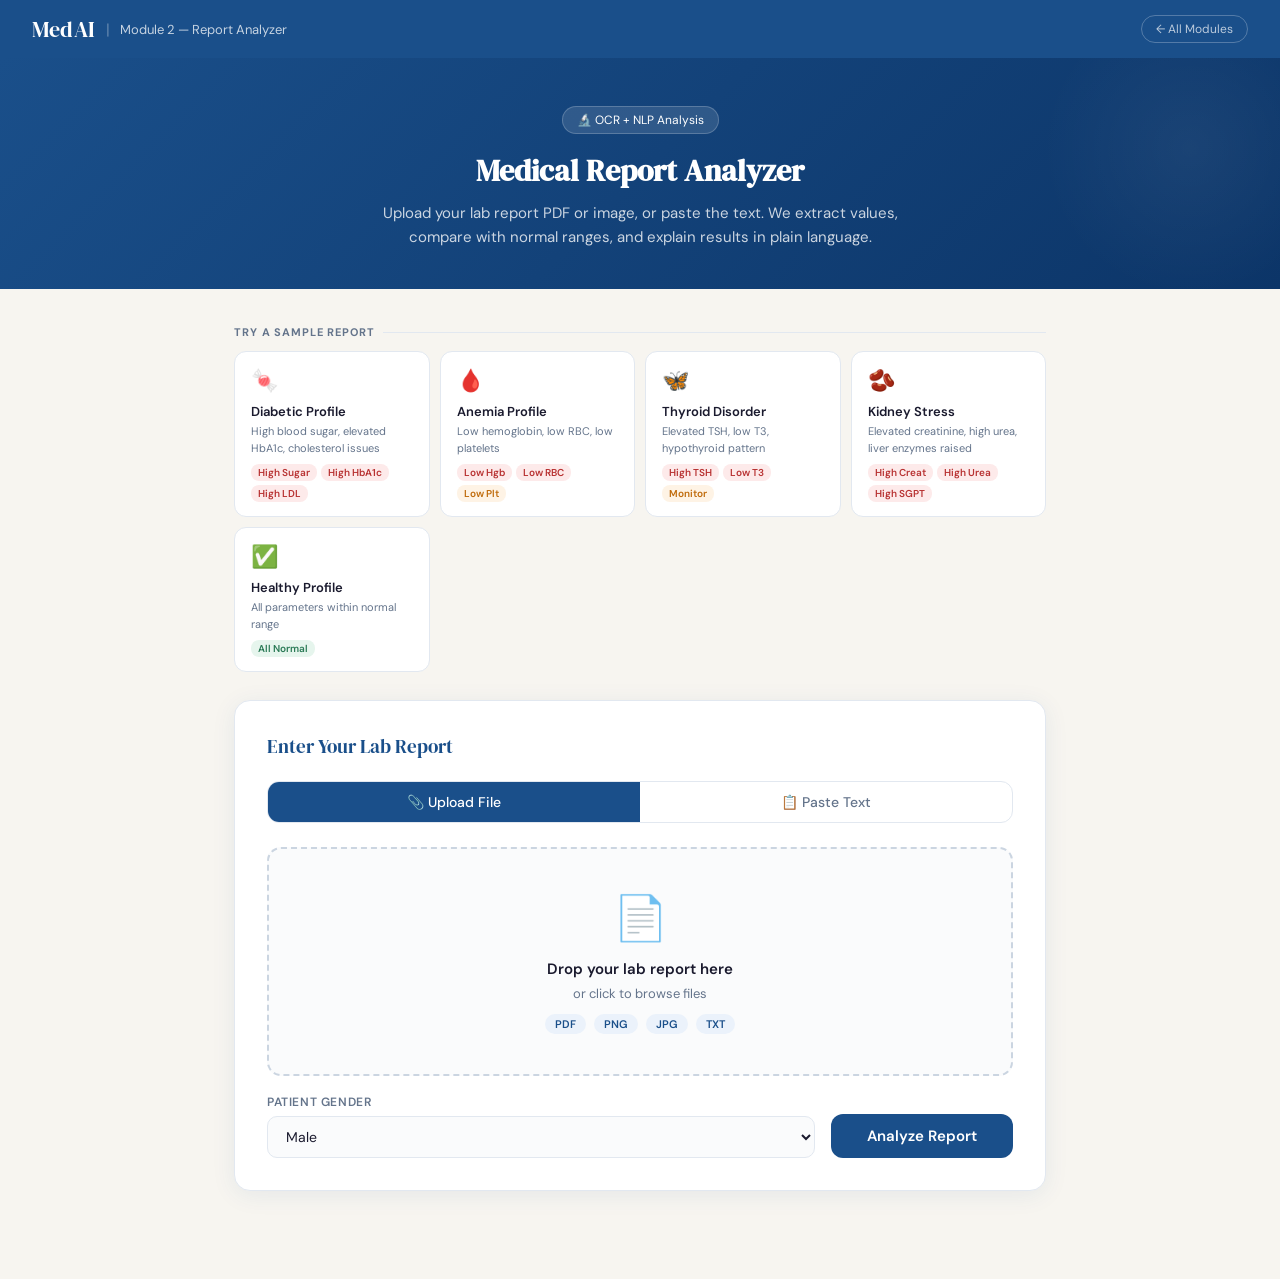
<file: medai_service/templates/report.html>
<!DOCTYPE html>
<html lang="en">
<head>
<meta charset="UTF-8">
<meta name="viewport" content="width=device-width, initial-scale=1.0">
<title>MedAI — Report Analyzer</title>
<link href="https://fonts.googleapis.com/css2?family=DM+Serif+Display:ital@0;1&family=DM+Sans:wght@300;400;500;600&display=swap" rel="stylesheet">
<style>
  :root {
    --bg: #F7F5F0;
    --surface: #FFFFFF;
    --blue: #1A4F8A;
    --blue-light: #EBF2FB;
    --blue-mid: #3A72B8;
    --green: #2A7A56;
    --green-light: #E6F5ED;
    --amber: #C06B0B;
    --amber-light: #FEF3E5;
    --red: #B83232;
    --red-light: #FDEAEA;
    --text: #1A1A2E;
    --muted: #64748B;
    --border: #E2E8F0;
    --shadow: 0 4px 24px rgba(26,79,138,0.08);
    --radius: 16px;
  }

  * { box-sizing: border-box; margin: 0; padding: 0; }

  body {
    font-family: 'DM Sans', sans-serif;
    background: var(--bg);
    color: var(--text);
    min-height: 100vh;
  }

  /* ── Top Bar ── */
  .topbar {
    background: var(--blue);
    color: #fff;
    padding: 14px 32px;
    display: flex;
    align-items: center;
    justify-content: space-between;
  }
  .topbar-left { display: flex; align-items: center; gap: 10px; }
  .topbar-logo { font-family: 'DM Serif Display', serif; font-size: 22px; letter-spacing: 0.5px; }
  .topbar-sep { opacity: 0.3; }
  .topbar-module { font-size: 13px; opacity: 0.75; }
  .topbar-back {
    font-size: 12px; color: rgba(255,255,255,0.7);
    text-decoration: none; border: 1px solid rgba(255,255,255,0.25);
    padding: 5px 14px; border-radius: 20px;
    transition: all 0.2s;
  }
  .topbar-back:hover { color: #fff; border-color: rgba(255,255,255,0.6); }

  /* ── Hero ── */
  .hero {
    background: linear-gradient(135deg, var(--blue) 0%, #0C3568 100%);
    color: #fff;
    padding: 48px 32px 40px;
    text-align: center;
    position: relative;
    overflow: hidden;
  }
  .hero::before {
    content: '';
    position: absolute; top: -60px; right: -60px;
    width: 300px; height: 300px;
    background: radial-gradient(circle, rgba(255,255,255,0.05) 0%, transparent 70%);
    border-radius: 50%;
  }
  .hero-badge {
    display: inline-flex; align-items: center; gap: 6px;
    background: rgba(255,255,255,0.12); border: 1px solid rgba(255,255,255,0.2);
    padding: 5px 14px; border-radius: 20px;
    font-size: 12px; margin-bottom: 16px;
  }
  .hero h2 { font-family: 'DM Serif Display', serif; font-size: 30px; margin-bottom: 10px; }
  .hero p { font-size: 15px; opacity: 0.78; max-width: 560px; margin: 0 auto; line-height: 1.6; }

  /* ── Main Layout ── */
  .main {
    max-width: 860px;
    margin: 0 auto;
    padding: 36px 24px 60px;
  }

  /* ── Input Card ── */
  .card {
    background: var(--surface);
    border-radius: var(--radius);
    border: 1px solid var(--border);
    box-shadow: var(--shadow);
    padding: 32px;
    margin-bottom: 28px;
  }
  .card-title {
    font-family: 'DM Serif Display', serif;
    font-size: 19px;
    color: var(--blue);
    margin-bottom: 22px;
  }

  /* ── Tab Switcher ── */
  .tab-group {
    display: flex;
    gap: 0;
    border: 1px solid var(--border);
    border-radius: 12px;
    overflow: hidden;
    margin-bottom: 24px;
  }
  .tab-btn {
    flex: 1;
    padding: 11px 16px;
    border: none;
    background: transparent;
    font-family: 'DM Sans', sans-serif;
    font-size: 14px;
    font-weight: 500;
    cursor: pointer;
    color: var(--muted);
    transition: all 0.2s;
    display: flex; align-items: center; justify-content: center; gap: 7px;
  }
  .tab-btn.active {
    background: var(--blue);
    color: #fff;
  }
  .tab-btn:not(.active):hover { background: var(--blue-light); color: var(--blue); }

  /* ── Upload Zone ── */
  .upload-zone {
    border: 2px dashed #CBD5E1;
    border-radius: 14px;
    padding: 40px 24px;
    text-align: center;
    cursor: pointer;
    transition: all 0.25s;
    background: #FAFBFC;
    position: relative;
  }
  .upload-zone:hover, .upload-zone.drag-over {
    border-color: var(--blue-mid);
    background: var(--blue-light);
  }
  .upload-zone input[type="file"] {
    position: absolute; inset: 0; opacity: 0; cursor: pointer; width: 100%; height: 100%;
  }
  .upload-icon { font-size: 44px; margin-bottom: 12px; }
  .upload-title { font-size: 15px; font-weight: 600; color: var(--text); margin-bottom: 6px; }
  .upload-sub { font-size: 13px; color: var(--muted); }
  .upload-accepted {
    margin-top: 12px;
    display: flex; gap: 8px; justify-content: center; flex-wrap: wrap;
  }
  .file-badge {
    padding: 3px 10px; border-radius: 10px;
    font-size: 11px; font-weight: 600;
    background: var(--blue-light); color: var(--blue);
  }
  .file-badge.selected {
      background: var(--blue);
      color: #fff;
  }
  .file-preview {
    margin-top: 16px; display: flex; align-items: center; gap: 12px;
    background: var(--blue-light); border-radius: 10px; padding: 12px 16px;
    text-align: left; display: none;
  }
  .file-preview.show { display: flex; }
  .file-preview-name { font-size: 13px; font-weight: 600; color: var(--blue); flex: 1; }
  .file-preview-size { font-size: 11px; color: var(--muted); }
  .file-clear-btn {
    background: none; border: none; cursor: pointer;
    color: var(--muted); font-size: 16px; padding: 2px;
  }
  .file-clear-btn:hover { color: var(--red); }

  /* ── Text Panel ── */
  .text-panel { display: none; }
  .text-panel.active { display: block; }
  .upload-panel { display: none; }
  .upload-panel.active { display: block; }

  textarea {
    width: 100%;
    min-height: 180px;
    border: 1.5px solid var(--border);
    border-radius: 10px;
    padding: 14px;
    font-family: 'DM Sans', sans-serif;
    font-size: 13.5px;
    line-height: 1.7;
    color: var(--text);
    resize: vertical;
    transition: border-color 0.2s;
    background: #FAFBFC;
  }
  textarea:focus { outline: none; border-color: var(--blue-mid); background: #fff; }
  textarea::placeholder { color: #A0AEC0; }

  /* ── Gender Select ── */
  .row { display: flex; gap: 16px; align-items: flex-end; margin-top: 18px; flex-wrap: wrap; }
  .field { flex: 1; min-width: 160px; }
  .field label { display: block; font-size: 12px; font-weight: 600; color: var(--muted); margin-bottom: 6px; text-transform: uppercase; letter-spacing: 0.05em; }
  select {
    width: 100%; padding: 10px 14px;
    border: 1.5px solid var(--border); border-radius: 10px;
    font-family: 'DM Sans', sans-serif; font-size: 14px; color: var(--text);
    background: #FAFBFC; cursor: pointer; transition: border-color 0.2s;
  }
  select:focus { outline: none; border-color: var(--blue-mid); }

  /* ── Analyze Button ── */
  .analyze-btn {
    padding: 12px 36px;
    background: var(--blue);
    color: #fff;
    border: none;
    border-radius: 12px;
    font-family: 'DM Sans', sans-serif;
    font-size: 15px;
    font-weight: 600;
    cursor: pointer;
    transition: all 0.2s;
    display: flex; align-items: center; gap: 8px;
    white-space: nowrap;
  }
  .analyze-btn:hover { background: #163F72; transform: translateY(-1px); box-shadow: 0 6px 16px rgba(26,79,138,0.2); }
  .analyze-btn:disabled { opacity: 0.6; cursor: not-allowed; transform: none; }

  /* ── Loading Spinner ── */
  .spinner {
    width: 16px; height: 16px;
    border: 2px solid rgba(255,255,255,0.4);
    border-top-color: #fff;
    border-radius: 50%;
    animation: spin 0.7s linear infinite;
    display: none;
  }
  @keyframes spin { to { transform: rotate(360deg); } }

  /* ── Results ── */
  #results { display: none; }

  .summary-strip {
    display: grid;
    grid-template-columns: repeat(3, 1fr);
    gap: 12px;
    margin-bottom: 24px;
  }
  .stat-box {
    background: var(--surface);
    border: 1px solid var(--border);
    border-radius: 14px;
    padding: 20px;
    text-align: center;
    box-shadow: var(--shadow);
  }
  .stat-box.red { background: var(--red-light); border-color: #F5C6C6; }
  .stat-box.green { background: var(--green-light); border-color: #B2E0CC; }
  .stat-num { font-family: 'DM Serif Display', serif; font-size: 38px; line-height: 1; }
  .stat-box.red .stat-num { color: var(--red); }
  .stat-box.green .stat-num { color: var(--green); }
  .stat-box:not(.red):not(.green) .stat-num { color: var(--blue); }
  .stat-label { font-size: 12px; font-weight: 600; color: var(--muted); margin-top: 4px; text-transform: uppercase; letter-spacing: 0.05em; }

  .results-card {
    background: var(--surface);
    border: 1px solid var(--border);
    border-radius: var(--radius);
    box-shadow: var(--shadow);
    overflow: hidden;
  }
  .results-header {
    padding: 18px 24px;
    border-bottom: 1px solid var(--border);
    display: flex; align-items: center; justify-content: space-between;
  }
  .results-title { font-family: 'DM Serif Display', serif; font-size: 18px; color: var(--blue); }
  .filter-btns { display: flex; gap: 6px; }
  .filter-btn {
    padding: 5px 14px; border-radius: 20px; border: 1.5px solid var(--border);
    font-family: 'DM Sans', sans-serif; font-size: 12px; font-weight: 600;
    cursor: pointer; background: transparent; color: var(--muted); transition: all 0.15s;
  }
  .filter-btn.active { background: var(--blue); color: #fff; border-color: var(--blue); }
  .filter-btn:hover:not(.active) { border-color: var(--blue-mid); color: var(--blue); }

  .param-list { padding: 8px 0; }

  .param-row {
    display: flex;
    align-items: center;
    padding: 18px 24px;
    border-bottom: 1px solid #F0F4F8;
    gap: 16px;
    transition: background 0.15s;
  }
  .param-row:last-child { border-bottom: none; }
  .param-row:hover { background: #F8FAFC; }

  .param-icon {
    width: 38px; height: 38px; border-radius: 10px;
    display: flex; align-items: center; justify-content: center;
    font-size: 18px; flex-shrink: 0;
  }
  .param-icon.normal { background: var(--green-light); }
  .param-icon.high { background: var(--red-light); }
  .param-icon.low { background: var(--amber-light); }

  .param-info { flex: 1; min-width: 0; }
  .param-name { font-size: 14px; font-weight: 600; color: var(--text); margin-bottom: 4px; }
  .param-range { font-size: 12px; color: var(--muted); margin-bottom: 8px; }
  .bar-wrap { height: 5px; background: #EEF2F7; border-radius: 3px; overflow: hidden; position: relative; }
  .bar-fill { height: 100%; border-radius: 3px; transition: width 0.8s ease; }

  .param-value-col { text-align: right; flex-shrink: 0; min-width: 80px; }
  .param-value { font-family: 'DM Serif Display', serif; font-size: 24px; }
  .param-value.normal { color: var(--green); }
  .param-value.high { color: var(--red); }
  .param-value.low { color: var(--amber); }
  .param-unit { font-size: 11px; color: var(--muted); }

  .status-badge {
    display: inline-block; padding: 3px 10px; border-radius: 10px;
    font-size: 11px; font-weight: 700; text-transform: uppercase; letter-spacing: 0.06em;
    margin-top: 4px;
  }
  .status-badge.normal { background: var(--green-light); color: var(--green); }
  .status-badge.high { background: var(--red-light); color: var(--red); }
  .status-badge.low { background: var(--amber-light); color: var(--amber); }

  .param-explanation {
    margin-top: 6px;
    font-size: 12.5px;
    color: var(--muted);
    line-height: 1.6;
    padding-top: 6px;
    border-top: 1px dashed #E8EDF3;
    display: none;
  }
  .param-row.expanded .param-explanation { display: block; }
  .expand-btn {
    background: none; border: none; cursor: pointer;
    color: var(--muted); font-size: 11px; margin-top: 4px;
    font-family: 'DM Sans', sans-serif; padding: 0;
  }
  .expand-btn:hover { color: var(--blue); }

  /* ── Cross module banner ── */
  .cross-banner {
    margin-top: 20px;
    background: linear-gradient(135deg, var(--blue-light) 0%, #DDE9F8 100%);
    border: 1px solid #B5D4F4;
    border-radius: 14px;
    padding: 18px 24px;
    display: flex; align-items: center; gap: 16px;
    flex-wrap: wrap;
  }
  .cross-banner-text { flex: 1; font-size: 14px; color: var(--blue); font-weight: 500; }
  .cross-banner-link {
    padding: 8px 20px; background: var(--blue); color: #fff;
    border-radius: 10px; font-size: 13px; font-weight: 600;
    text-decoration: none; transition: background 0.2s;
  }
  .cross-banner-link:hover { background: #163F72; }

  /* ── Error ── */
  .error-box {
    background: var(--red-light); border: 1px solid #F5C6C6;
    border-radius: 12px; padding: 16px 20px;
    color: var(--red); font-size: 14px;
  }

  /* ── Sample Reports ── */
  .samples-section { margin-bottom: 28px; }
  .samples-label {
    font-size: 11px; font-weight: 700; color: var(--muted);
    text-transform: uppercase; letter-spacing: 0.08em;
    margin-bottom: 12px; display: flex; align-items: center; gap: 8px;
  }
  .samples-label::after {
    content: ''; flex: 1; height: 1px; background: var(--border);
  }
  .samples-grid {
    display: grid;
    grid-template-columns: repeat(auto-fit, minmax(190px, 1fr));
    gap: 10px;
  }
  .sample-card {
    border: 1.5px solid var(--border);
    border-radius: 12px;
    padding: 14px 16px;
    cursor: pointer;
    background: var(--surface);
    transition: all 0.2s;
    text-align: left;
  }
  .sample-card:hover {
    border-color: var(--blue-mid);
    background: var(--blue-light);
    transform: translateY(-2px);
    box-shadow: 0 4px 12px rgba(26,79,138,0.1);
  }
  .sample-card.selected {
    border-color: var(--blue);
    background: var(--blue-light);
  }
  .sample-emoji { font-size: 22px; margin-bottom: 8px; display: block; }
  .sample-name { font-size: 13px; font-weight: 600; color: var(--text); margin-bottom: 3px; }
  .sample-desc { font-size: 11px; color: var(--muted); line-height: 1.5; }
  .sample-tags { margin-top: 8px; display: flex; flex-wrap: wrap; gap: 4px; }
  .sample-tag {
    font-size: 10px; font-weight: 600; padding: 2px 7px; border-radius: 8px;
    background: var(--red-light); color: var(--red);
  }
  .sample-tag.ok { background: var(--green-light); color: var(--green); }
  .sample-tag.warn { background: var(--amber-light); color: var(--amber); }

  /* ── Sample Preview Box ── */
  .sample-preview-box {
    display: none;
    margin-top: 12px;
    background: #F8FAFC;
    border: 1.5px solid var(--border);
    border-radius: 10px;
    padding: 14px 16px;
    font-size: 12.5px;
    font-family: 'Courier New', monospace;
    color: var(--text);
    line-height: 1.8;
    white-space: pre-wrap;
    max-height: 200px;
    overflow-y: auto;
    position: relative;
  }
  .sample-preview-box.show { display: block; }
  .sample-preview-header {
    display: flex; align-items: center; justify-content: space-between;
    margin-bottom: 8px;
  }
  .sample-preview-title { font-size: 12px; font-weight: 600; color: var(--blue); font-family: 'DM Sans', sans-serif; }
  .use-sample-btn {
    padding: 6px 18px; background: var(--blue); color: #fff;
    border: none; border-radius: 8px; font-family: 'DM Sans', sans-serif;
    font-size: 12px; font-weight: 600; cursor: pointer; transition: background 0.2s;
  }
  .use-sample-btn:hover { background: #163F72; }

  /* ── Disclaimer ── */
  .disclaimer {
    text-align: center; font-size: 12px; color: var(--muted);
    padding: 20px 0 0; line-height: 1.6;
  }

  /* Responsive */
  @media (max-width: 600px) {
    .summary-strip { grid-template-columns: repeat(3, 1fr); gap: 8px; }
    .stat-num { font-size: 28px; }
    .card { padding: 20px; }
    .topbar { padding: 12px 16px; }
    .main { padding: 20px 12px 40px; }
  }
</style>
</head>
<body>

<div class="topbar">
  <div class="topbar-left">
    <span class="topbar-logo">MedAI</span>
    <span class="topbar-sep">|</span>
    <span class="topbar-module">Module 2 — Report Analyzer</span>
  </div>
  <a href="/" class="topbar-back">← All Modules</a>
</div>

<div class="hero">
  <div class="hero-badge">🔬 OCR + NLP Analysis</div>
  <h2>Medical Report Analyzer</h2>
  <p>Upload your lab report PDF or image, or paste the text. We extract values, compare with normal ranges, and explain results in plain language.</p>
</div>

<div class="main">

  <!-- Sample Reports -->
  <div class="samples-section">
    <div class="samples-label">Try a Sample Report</div>
    <div class="samples-grid">
      <div class="sample-card" onclick="selectSample('diabetic')" id="sc-diabetic">
        <span class="sample-emoji">🍬</span>
        <div class="sample-name">Diabetic Profile</div>
        <div class="sample-desc">High blood sugar, elevated HbA1c, cholesterol issues</div>
        <div class="sample-tags">
          <span class="sample-tag">High Sugar</span>
          <span class="sample-tag">High HbA1c</span>
          <span class="sample-tag">High LDL</span>
        </div>
      </div>
      <div class="sample-card" onclick="selectSample('anemia')" id="sc-anemia">
        <span class="sample-emoji">🩸</span>
        <div class="sample-name">Anemia Profile</div>
        <div class="sample-desc">Low hemoglobin, low RBC, low platelets</div>
        <div class="sample-tags">
          <span class="sample-tag">Low Hgb</span>
          <span class="sample-tag">Low RBC</span>
          <span class="sample-tag warn">Low Plt</span>
        </div>
      </div>
      <div class="sample-card" onclick="selectSample('thyroid')" id="sc-thyroid">
        <span class="sample-emoji">🦋</span>
        <div class="sample-name">Thyroid Disorder</div>
        <div class="sample-desc">Elevated TSH, low T3, hypothyroid pattern</div>
        <div class="sample-tags">
          <span class="sample-tag">High TSH</span>
          <span class="sample-tag">Low T3</span>
          <span class="sample-tag warn">Monitor</span>
        </div>
      </div>
      <div class="sample-card" onclick="selectSample('kidney')" id="sc-kidney">
        <span class="sample-emoji">🫘</span>
        <div class="sample-name">Kidney Stress</div>
        <div class="sample-desc">Elevated creatinine, high urea, liver enzymes raised</div>
        <div class="sample-tags">
          <span class="sample-tag">High Creat</span>
          <span class="sample-tag">High Urea</span>
          <span class="sample-tag">High SGPT</span>
        </div>
      </div>
      <div class="sample-card" onclick="selectSample('healthy')" id="sc-healthy">
        <span class="sample-emoji">✅</span>
        <div class="sample-name">Healthy Profile</div>
        <div class="sample-desc">All parameters within normal range</div>
        <div class="sample-tags">
          <span class="sample-tag ok">All Normal</span>
        </div>
      </div>
    </div>

    <!-- Preview box -->
    <div id="sample-preview-box" class="sample-preview-box">
      <div class="sample-preview-header">
        <span class="sample-preview-title" id="sample-preview-title">Sample Report</span>
        <button class="use-sample-btn" onclick="loadSampleIntoAnalyzer()">Use This Sample →</button>
      </div>
      <div id="sample-preview-text"></div>
    </div>
  </div>

  <!-- Input Card -->
  <div class="card">
    <div class="card-title">Enter Your Lab Report</div>

    <!-- Tab switcher -->
    <div class="tab-group">
      <button class="tab-btn active" id="tab-upload" onclick="switchTab('upload')">
        📎 Upload File
      </button>
      <button class="tab-btn" id="tab-paste" onclick="switchTab('paste')">
        📋 Paste Text
      </button>
    </div>

    <!-- Upload Panel -->
    <div class="upload-panel active" id="panel-upload">
      <div class="upload-zone" id="upload-zone">
        <input type="file" id="file-input" accept=".pdf,.png,.jpg,.jpeg,.txt" onchange="handleFileSelect(this)">
        <div class="upload-icon">📄</div>
        <div class="upload-title">Drop your lab report here</div>
        <div class="upload-sub">or click to browse files</div>
        <div class="upload-accepted">
          <span class="file-badge">PDF</span>
          <span class="file-badge">PNG</span>
          <span class="file-badge">JPG</span>
          <span class="file-badge">TXT</span>
        </div>
      </div>
      <div class="file-preview" id="file-preview">
        <span style="font-size:22px">📄</span>
        <div style="flex:1">
          <div class="file-preview-name" id="file-name">—</div>
          <div class="file-preview-size" id="file-size">—</div>
        </div>
        <button class="file-clear-btn" onclick="clearFile()">✕</button>
      </div>
    </div>

    <!-- Paste Panel -->
    <div class="text-panel" id="panel-paste">
      <textarea id="report-text" placeholder="Paste your lab report text here...&#10;&#10;Example:&#10;Hemoglobin: 10.2 g/dL&#10;WBC: 7.5 × 10³/µL&#10;Fasting Blood Sugar: 112 mg/dL&#10;TSH: 5.8 mIU/L&#10;Creatinine: 1.4 mg/dL"></textarea>
    </div>

    <!-- Gender + Analyze -->
    <div class="row">
      <div class="field">
        <label>Patient Gender</label>
        <select id="gender-select">
          <option value="male">Male</option>
          <option value="female">Female</option>
        </select>
      </div>
      <button class="analyze-btn" id="analyze-btn" onclick="analyzeReport()">
        <div class="spinner" id="spinner"></div>
        <span id="btn-label">Analyze Report</span>
      </button>
    </div>
  </div>

  <!-- Results -->
  <div id="results">
    <div class="summary-strip" id="summary-strip"></div>
    <div class="results-card">
      <div class="results-header">
        <div class="results-title">Parameter Results</div>
        <div class="filter-btns">
          <button class="filter-btn active" onclick="filterResults('all', this)">All</button>
          <button class="filter-btn" onclick="filterResults('abnormal', this)">Abnormal</button>
          <button class="filter-btn" onclick="filterResults('normal', this)">Normal</button>
        </div>
      </div>
      <div class="param-list" id="param-list"></div>
    </div>

    <div id="cross-banner-container"></div>
    <div class="disclaimer">
      ⚕️ For educational purposes only. Always consult a licensed medical professional for diagnosis and treatment.
    </div>
  </div>

</div>

<script>
// ── Sample Reports Data ───────────────────────────────────────────────────────
const SAMPLES = {
  diabetic: {
    title: '🍬 Diabetic Profile — Mr. Ravi Kumar, 52 yrs, Male',
    text: `PATIENT: Ravi Kumar    AGE: 52    GENDER: Male
DATE: 25-Mar-2026    LAB: City Diagnostics

=== BLOOD SUGAR ===
Fasting Blood Sugar (FBS)   : 148 mg/dL
Post Meal Glucose (PPBS)    : 218 mg/dL
HbA1c                       : 8.2 %

=== LIPID PROFILE ===
Total Cholesterol            : 242 mg/dL
LDL Cholesterol              : 158 mg/dL
HDL Cholesterol              : 36 mg/dL
Triglycerides                : 195 mg/dL

=== COMPLETE BLOOD COUNT ===
Hemoglobin (Hgb)            : 13.8 g/dL
WBC Count (TLC)             : 8.2 x10³/µL
RBC Count                   : 5.1 million/µL
Platelets (PLT)             : 210 x10³/µL

=== KIDNEY FUNCTION ===
Creatinine                  : 1.0 mg/dL
Blood Urea (BUN)            : 16 mg/dL

=== LIVER FUNCTION ===
SGPT (ALT)                  : 38 U/L
SGOT (AST)                  : 34 U/L`,
    gender: 'male'
  },
  anemia: {
    title: '🩸 Anemia Profile — Mrs. Priya Sharma, 34 yrs, Female',
    text: `PATIENT: Priya Sharma    AGE: 34    GENDER: Female
DATE: 25-Mar-2026    LAB: LifeCare Labs

=== COMPLETE BLOOD COUNT ===
Hemoglobin (Hgb)            : 8.4 g/dL
WBC Count (TLC)             : 3.8 x10³/µL
RBC Count                   : 3.2 million/µL
Hematocrit (HCT)            : 30 %
Platelets (PLT)             : 98 x10³/µL

=== BLOOD SUGAR ===
Fasting Blood Sugar (FBS)   : 88 mg/dL
HbA1c                       : 5.1 %

=== LIPID PROFILE ===
Total Cholesterol            : 172 mg/dL
LDL Cholesterol              : 88 mg/dL
HDL Cholesterol              : 52 mg/dL
Triglycerides                : 110 mg/dL

=== THYROID ===
TSH                          : 2.8 mIU/L

=== KIDNEY FUNCTION ===
Creatinine                  : 0.7 mg/dL
Blood Urea (BUN)            : 12 mg/dL`,
    gender: 'female'
  },
  thyroid: {
    title: '🦋 Thyroid Disorder — Mrs. Lakshmi Devi, 44 yrs, Female',
    text: `PATIENT: Lakshmi Devi    AGE: 44    GENDER: Female
DATE: 25-Mar-2026    LAB: Apollo Diagnostics

=== THYROID FUNCTION TEST ===
TSH (Thyroid Stimulating)   : 7.6 mIU/L
T3 (Triiodothyronine)       : 0.6 ng/mL
T4 (Free Thyroxine)         : 0.7 ng/dL

=== COMPLETE BLOOD COUNT ===
Hemoglobin (Hgb)            : 11.5 g/dL
WBC Count (TLC)             : 6.4 x10³/µL
RBC Count                   : 4.2 million/µL
Platelets (PLT)             : 240 x10³/µL

=== BLOOD SUGAR ===
Fasting Blood Sugar (FBS)   : 94 mg/dL
HbA1c                       : 5.4 %

=== LIPID PROFILE ===
Total Cholesterol            : 218 mg/dL
LDL Cholesterol              : 132 mg/dL
HDL Cholesterol              : 44 mg/dL
Triglycerides                : 168 mg/dL

=== KIDNEY FUNCTION ===
Creatinine                  : 0.8 mg/dL
Blood Urea (BUN)            : 14 mg/dL`,
    gender: 'female'
  },
  kidney: {
    title: '🫘 Kidney Stress — Mr. Suresh Babu, 58 yrs, Male',
    text: `PATIENT: Suresh Babu    AGE: 58    GENDER: Male
DATE: 25-Mar-2026    LAB: Sri Diagnostics

=== KIDNEY FUNCTION TEST ===
Creatinine                  : 2.1 mg/dL
Blood Urea (BUN)            : 48 mg/dL

=== LIVER FUNCTION TEST ===
SGPT (ALT)                  : 72 U/L
SGOT (AST)                  : 68 U/L

=== COMPLETE BLOOD COUNT ===
Hemoglobin (Hgb)            : 11.2 g/dL
WBC Count (TLC)             : 10.8 x10³/µL
RBC Count                   : 4.0 million/µL
Platelets (PLT)             : 185 x10³/µL

=== BLOOD SUGAR ===
Fasting Blood Sugar (FBS)   : 118 mg/dL
HbA1c                       : 6.4 %

=== LIPID PROFILE ===
Total Cholesterol            : 196 mg/dL
LDL Cholesterol              : 112 mg/dL
HDL Cholesterol              : 38 mg/dL
Triglycerides                : 180 mg/dL`,
    gender: 'male'
  },
  healthy: {
    title: '✅ Healthy Profile — Mr. Arjun Rao, 28 yrs, Male',
    text: `PATIENT: Arjun Rao    AGE: 28    GENDER: Male
DATE: 25-Mar-2026    LAB: HealthFirst Labs

=== COMPLETE BLOOD COUNT ===
Hemoglobin (Hgb)            : 15.2 g/dL
WBC Count (TLC)             : 6.8 x10³/µL
RBC Count                   : 5.4 million/µL
Hematocrit (HCT)            : 46 %
Platelets (PLT)             : 280 x10³/µL

=== BLOOD SUGAR ===
Fasting Blood Sugar (FBS)   : 86 mg/dL
Post Meal Glucose (PPBS)    : 118 mg/dL
HbA1c                       : 5.2 %

=== LIPID PROFILE ===
Total Cholesterol            : 168 mg/dL
LDL Cholesterol              : 88 mg/dL
HDL Cholesterol              : 56 mg/dL
Triglycerides                : 112 mg/dL

=== THYROID FUNCTION ===
TSH                          : 2.1 mIU/L

=== KIDNEY FUNCTION ===
Creatinine                  : 0.9 mg/dL
Blood Urea (BUN)            : 14 mg/dL

=== LIVER FUNCTION ===
SGPT (ALT)                  : 22 U/L
SGOT (AST)                  : 20 U/L`,
    gender: 'male'
  }
};

let activeSample = null;

function selectSample(key) {
  // Deselect previous
  if (activeSample) {
    document.getElementById('sc-' + activeSample)?.classList.remove('selected');
  }
  if (activeSample === key) {
    // Toggle off
    activeSample = null;
    document.getElementById('sample-preview-box').classList.remove('show');
    return;
  }
  activeSample = key;
  document.getElementById('sc-' + key).classList.add('selected');
  const sample = SAMPLES[key];
  document.getElementById('sample-preview-title').textContent = sample.title;
  document.getElementById('sample-preview-text').textContent = sample.text;
  document.getElementById('sample-preview-box').classList.add('show');
  document.getElementById('sample-preview-box').scrollIntoView({ behavior: 'smooth', block: 'nearest' });
}

function loadSampleIntoAnalyzer() {
  if (!activeSample) return;
  const sample = SAMPLES[activeSample];
  // Switch to paste tab and fill textarea
  switchTab('paste');
  document.getElementById('report-text').value = sample.text;
  document.getElementById('gender-select').value = sample.gender;
  // Scroll to analyze button
  document.getElementById('analyze-btn').scrollIntoView({ behavior: 'smooth', block: 'center' });
  // Add a subtle flash effect
  const ta = document.getElementById('report-text');
  ta.style.borderColor = 'var(--blue-mid)';
  ta.style.background = 'var(--blue-light)';
  setTimeout(() => { ta.style.borderColor = ''; ta.style.background = ''; }, 800);
}

// ── Tab switching ──────────────────────────────────────────────────────────────
function switchTab(tab) {
  document.getElementById('panel-upload').classList.toggle('active', tab === 'upload');
  document.getElementById('panel-paste').classList.toggle('active', tab === 'paste');
  document.getElementById('tab-upload').classList.toggle('active', tab === 'upload');
  document.getElementById('tab-paste').classList.toggle('active', tab === 'paste');
}

// ── File handling ─────────────────────────────────────────────────────────────
let selectedFile = null;

function handleFileSelect(input) {
  const file = input.files[0];
  if (!file) return;
  selectedFile = file;
  document.getElementById('file-name').textContent = file.name;
  document.getElementById('file-size').textContent = formatBytes(file.size);
  document.getElementById('file-preview').classList.add('show');
  document.getElementById('upload-zone').style.display = 'none';
}

function clearFile() {
  selectedFile = null;
  document.getElementById('file-input').value = '';
  document.getElementById('file-preview').classList.remove('show');
  document.getElementById('upload-zone').style.display = '';
}

function formatBytes(bytes) {
  if (bytes < 1024) return bytes + ' B';
  if (bytes < 1024*1024) return (bytes/1024).toFixed(1) + ' KB';
  return (bytes/(1024*1024)).toFixed(1) + ' MB';
}

// Drag-and-drop
const zone = document.getElementById('upload-zone');
zone.addEventListener('dragover', e => { e.preventDefault(); zone.classList.add('drag-over'); });
zone.addEventListener('dragleave', () => zone.classList.remove('drag-over'));
zone.addEventListener('drop', e => {
  e.preventDefault();
  zone.classList.remove('drag-over');
  const file = e.dataTransfer.files[0];
  if (file) {
    // Manually trigger handleFileSelect with this file
    const dt = new DataTransfer();
    dt.items.add(file);
    const input = document.getElementById('file-input');
    input.files = dt.files;
    handleFileSelect(input);
  }
});

// ── Lab reference data (mirrors report_analyzer.py) ───────────────────────────
const LAB_RANGES = {
  hemoglobin:       { min:13.5, max:17.5, unit:'g/dL',      label:'Hemoglobin' },
  wbc:              { min:4.5,  max:11.0,  unit:'×10³/µL',  label:'WBC Count' },
  rbc:              { min:4.7,  max:6.1,   unit:'million/µL',label:'RBC Count' },
  platelets:        { min:150,  max:400,   unit:'×10³/µL',  label:'Platelets' },
  hematocrit:       { min:41,   max:53,    unit:'%',         label:'Hematocrit' },
  fasting_sugar:    { min:70,   max:100,   unit:'mg/dL',    label:'Fasting Blood Sugar' },
  hba1c:            { min:4.0,  max:5.6,   unit:'%',        label:'HbA1c' },
  postmeal_sugar:   { min:70,   max:140,   unit:'mg/dL',    label:'Post-meal Glucose' },
  total_cholesterol:{ min:0,    max:200,   unit:'mg/dL',    label:'Total Cholesterol' },
  ldl:              { min:0,    max:100,   unit:'mg/dL',    label:'LDL Cholesterol' },
  hdl:              { min:40,   max:60,    unit:'mg/dL',    label:'HDL Cholesterol' },
  triglycerides:    { min:0,    max:150,   unit:'mg/dL',    label:'Triglycerides' },
  tsh:              { min:0.4,  max:4.0,   unit:'mIU/L',    label:'TSH' },
  t3:               { min:0.8,  max:2.0,   unit:'ng/mL',    label:'T3' },
  t4:               { min:0.8,  max:1.8,   unit:'ng/dL',    label:'Free T4' },
  creatinine:       { min:0.5,  max:1.1,   unit:'mg/dL',    label:'Creatinine' },
  urea:             { min:7,    max:20,    unit:'mg/dL',    label:'Blood Urea' },
  sgpt:             { min:7,    max:40,    unit:'U/L',      label:'SGPT (ALT)' },
  sgot:             { min:10,   max:40,    unit:'U/L',      label:'SGOT (AST)' },
};

const PLAIN_ENGLISH = {
  hemoglobin: {
    low:  'Hemoglobin is LOW — blood is carrying less oxygen. You may feel tired or dizzy. Eat iron-rich foods (spinach, lentils). Doctor may prescribe iron supplements.',
    high: 'Hemoglobin is HIGH — can thicken the blood. Drink more water and consult your doctor.',
    normal: 'Hemoglobin is NORMAL. Your blood is carrying oxygen well.'
  },
  wbc: {
    low:  'WBC count is LOW — immunity may be weakened. Avoid crowds and see your doctor.',
    high: 'WBC count is HIGH — body may be fighting infection or inflammation. See a doctor.',
    normal: 'WBC count is NORMAL. Immune system is functioning well.'
  },
  fasting_sugar: {
    low:  'Fasting sugar is TOO LOW (hypoglycemia). Eat something sweet immediately and consult a doctor.',
    high: 'Fasting sugar is HIGH. Above 125 mg/dL indicates diabetes. Reduce sugar, exercise daily, and see a doctor.',
    normal: 'Fasting blood sugar is NORMAL. Your body is regulating glucose well.'
  },
  hba1c: {
    low:  'HbA1c is within normal range.',
    high: 'HbA1c is HIGH — average blood sugar over 3 months has been elevated. Needs better diet control and possibly medication.',
    normal: 'HbA1c is NORMAL. Blood sugar has been well-controlled over the past 3 months.'
  },
  total_cholesterol: {
    low:  'Cholesterol is in normal range.',
    high: 'Total cholesterol is HIGH. Increases heart disease risk. Reduce saturated fats, fried foods, and red meat.',
    normal: 'Cholesterol is NORMAL. Keep eating heart-healthy foods.'
  },
  ldl: {
    low:  'LDL is in normal range.',
    high: 'LDL (bad cholesterol) is HIGH — causes plaque buildup in arteries. Avoid butter, ghee, and processed food.',
    normal: 'LDL (bad cholesterol) is NORMAL. Good job keeping it in check.'
  },
  hdl: {
    low:  'HDL (good cholesterol) is LOW. Increase exercise, eat olive oil and avocado, and quit smoking.',
    high: 'HDL is HIGH — this is actually good for heart health.',
    normal: 'HDL (good cholesterol) is NORMAL. Keep exercising and eating healthy fats.'
  },
  tsh: {
    low:  'TSH is LOW — thyroid may be overactive (hyperthyroidism). Symptoms: weight loss, rapid heartbeat, anxiety. See an endocrinologist.',
    high: 'TSH is HIGH — thyroid may be underactive (hypothyroidism). Symptoms: fatigue, weight gain, feeling cold.',
    normal: 'TSH is NORMAL. Your thyroid is functioning well.'
  },
  creatinine: {
    low:  'Creatinine is in normal range.',
    high: 'Creatinine is HIGH — kidneys may not be filtering waste properly. Drink more water and see a nephrologist.',
    normal: 'Creatinine is NORMAL. Kidneys are filtering waste efficiently.'
  },
  platelets: {
    low:  'Platelet count is LOW — blood may not clot properly. Avoid injury and see a doctor immediately.',
    high: 'Platelet count is HIGH — may increase clot risk. Consult your doctor.',
    normal: 'Platelet count is NORMAL. Blood can clot and heal wounds properly.'
  }
};

const KEYWORD_MAP = {
  hemoglobin:        ['hemoglobin','hgb','hb'],
  wbc:               ['wbc','white blood cell','leukocyte','tlc'],
  rbc:               ['rbc','red blood cell','erythrocyte'],
  platelets:         ['platelet','plt','thrombocyte'],
  hematocrit:        ['hematocrit','hct','packed cell'],
  fasting_sugar:     ['fasting blood sugar','fbs','fasting glucose','fasting sugar'],
  hba1c:             ['hba1c','glycated hemoglobin','a1c'],
  postmeal_sugar:    ['post meal','postmeal','ppbs','post prandial'],
  total_cholesterol: ['total cholesterol','cholesterol'],
  ldl:               ['ldl'],
  hdl:               ['hdl'],
  triglycerides:     ['triglyceride','tg'],
  tsh:               ['tsh','thyroid stimulating'],
  t3:               [' t3 ','triiodothyronine'],
  t4:               ['t4','thyroxine','free t4'],
  creatinine:       ['creatinine','creat'],
  urea:             ['urea','blood urea','bun'],
  sgpt:             ['sgpt','alt ','alanine'],
  sgot:             ['sgot','ast ','aspartate']
};

// ── Client-side parsing (mirrors Python logic for text input) ─────────────────
function extractValues(text) {
  const extracted = {};
  const lines = text.toLowerCase().split('\n');
  lines.forEach(line => {
    for (const [key, keywords] of Object.entries(KEYWORD_MAP)) {
      if (keywords.some(kw => line.includes(kw))) {
        const numbers = line.match(/\d+\.?\d*/g);
        if (numbers) {
          const val = parseFloat(numbers[0]);
          if (val > 0 && val < 10000) {
            extracted[key] = val;
          }
        }
      }
    }
  });
  return extracted;
}

function classifyValue(key, value, gender) {
  const ref = LAB_RANGES[key];
  if (!ref) return 'normal';
  let min = ref.min, max = ref.max;
  if (key === 'hemoglobin' && gender === 'female') { min = 12.0; max = 15.5; }
  if (min === 0) return value > max ? 'high' : 'normal';
  if (value < min) return 'low';
  if (value > max) return 'high';
  return 'normal';
}

function analyzeText(text, gender) {
  const extracted = extractValues(text);
  if (Object.keys(extracted).length === 0) {
    return { status: 'no_values', message: 'No recognizable lab values found. Make sure the text includes parameter names and numbers.' };
  }
  const results = [];
  let abnormal = 0;
  for (const [key, value] of Object.entries(extracted)) {
    const ref = LAB_RANGES[key] || {};
    const status = classifyValue(key, value, gender);
    if (status !== 'normal') abnormal++;
    const expDb = PLAIN_ENGLISH[key] || {};
    results.push({
      key, value,
      label: ref.label || key.replace(/_/g,' '),
      unit: ref.unit || '',
      normal_min: ref.min || 0,
      normal_max: ref.max || 0,
      status,
      plain_english: expDb[status] || `Value: ${value} ${ref.unit||''}`
    });
  }
  results.sort((a, b) => (a.status === 'normal') - (b.status === 'normal') || a.label.localeCompare(b.label));
  return {
    status: 'success',
    total_parameters: results.length,
    abnormal_count: abnormal,
    normal_count: results.length - abnormal,
    results,
    summary: `Found ${results.length} parameters. ${abnormal} are outside normal range.`
  };
}

// ── Main analyze function ─────────────────────────────────────────────────────
let allResults = [];
let currentFilter = 'all';

async function analyzeReport() {
  const gender = document.getElementById('gender-select').value;
  const btn = document.getElementById('analyze-btn');
  const spinner = document.getElementById('spinner');
  const label = document.getElementById('btn-label');

  btn.disabled = true;
  spinner.style.display = 'block';
  label.textContent = 'Analyzing...';

  try {
    const activeTab = document.getElementById('tab-upload').classList.contains('active') ? 'upload' : 'paste';
    let data;

    if (activeTab === 'upload') {
      if (!selectedFile) {
        alert('Please select a file first.');
        return;
      }
      // For TXT files, read and parse client-side
      if (selectedFile.type === 'text/plain' || selectedFile.name.endsWith('.txt')) {
        const text = await selectedFile.text();
        data = analyzeText(text, gender);
      } else {
        // For PDF/image: try to send to Flask backend
        const formData = new FormData();
        formData.append('report', selectedFile);
        formData.append('gender', gender);
        try {
          const res = await fetch('/api/analyze', { method: 'POST', body: formData });
          if (res.ok) {
            data = await res.json();
          } else {
            throw new Error('Backend not available');
          }
        } catch {
          // Backend not running — extract text from filename hint and show demo
          data = { status: 'error', message: 'Could not connect to Flask server for PDF/image OCR processing. Please run your Flask app (python app.py) and try again, or use the "Paste Text" tab for a demo.' };
        }
      }
    } else {
      const text = document.getElementById('report-text').value.trim();
      if (!text) { alert('Please paste your report text first.'); return; }
      data = analyzeText(text, gender);
    }

    renderResults(data);
  } finally {
    btn.disabled = false;
    spinner.style.display = 'none';
    label.textContent = 'Analyze Report';
  }
}

// ── Render ─────────────────────────────────────────────────────────────────────
function renderResults(data) {
  const resultsEl = document.getElementById('results');
  resultsEl.style.display = 'block';
  resultsEl.scrollIntoView({ behavior: 'smooth', block: 'start' });

  if (data.status === 'error' || data.status === 'no_values') {
    document.getElementById('summary-strip').innerHTML = '';
    document.getElementById('param-list').innerHTML = `<div class="error-box" style="margin:20px">${data.message}</div>`;
    document.getElementById('cross-banner-container').innerHTML = '';
    return;
  }

  // Summary
  document.getElementById('summary-strip').innerHTML = `
    <div class="stat-box"><div class="stat-num">${data.total_parameters}</div><div class="stat-label">Parameters</div></div>
    <div class="stat-box red"><div class="stat-num">${data.abnormal_count}</div><div class="stat-label">Abnormal</div></div>
    <div class="stat-box green"><div class="stat-num">${data.normal_count}</div><div class="stat-label">Normal</div></div>
  `;

  allResults = data.results;
  renderParamList(allResults, currentFilter);

  // Cross-module banner
  document.getElementById('cross-banner-container').innerHTML = data.abnormal_count > 0 ? `
    <div class="cross-banner">
      <div class="cross-banner-text">⚠️ ${data.abnormal_count} abnormal value(s) detected — check your future disease risk</div>
      <a href="/risk" class="cross-banner-link">Go to Risk Prediction →</a>
    </div>
  ` : '';
}

function renderParamList(results, filter) {
  const icons = { normal: '✅', high: '🔴', low: '🟡' };
  const filtered = filter === 'all' ? results : results.filter(r => filter === 'abnormal' ? r.status !== 'normal' : r.status === 'normal');
  const list = document.getElementById('param-list');

  if (filtered.length === 0) {
    list.innerHTML = `<div style="text-align:center;padding:32px;color:var(--muted);font-size:14px">No ${filter} parameters found.</div>`;
    return;
  }

  list.innerHTML = filtered.map((r, i) => {
    const pct = r.normal_max > 0
      ? Math.min(Math.max(Math.round(((r.value - r.normal_min * 0.5) / (r.normal_max * 1.5 - r.normal_min * 0.5)) * 100), 4), 96)
      : 50;
    const barColor = r.status === 'normal' ? 'var(--green)' : r.status === 'high' ? 'var(--red)' : 'var(--amber)';
    return `
      <div class="param-row" id="row-${i}">
        <div class="param-icon ${r.status}">${icons[r.status]}</div>
        <div class="param-info">
          <div class="param-name">${r.label}</div>
          <div class="param-range">Normal: ${r.normal_min}–${r.normal_max} ${r.unit}</div>
          <div class="bar-wrap"><div class="bar-fill" style="width:${pct}%;background:${barColor}"></div></div>
          <button class="expand-btn" onclick="toggleRow(${i})">▼ Explanation</button>
          <div class="param-explanation">${r.plain_english}</div>
        </div>
        <div class="param-value-col">
          <div class="param-value ${r.status}">${r.value}</div>
          <div class="param-unit">${r.unit}</div>
          <div><span class="status-badge ${r.status}">${r.status}</span></div>
        </div>
      </div>
    `;
  }).join('');
}

function toggleRow(i) {
  const row = document.getElementById('row-' + i);
  row.classList.toggle('expanded');
  const btn = row.querySelector('.expand-btn');
  btn.textContent = row.classList.contains('expanded') ? '▲ Explanation' : '▼ Explanation';
}

function filterResults(filter, btn) {
  currentFilter = filter;
  document.querySelectorAll('.filter-btn').forEach(b => b.classList.remove('active'));
  btn.classList.add('active');
  renderParamList(allResults, filter);
}
</script>
</body>
</html>
</file>
